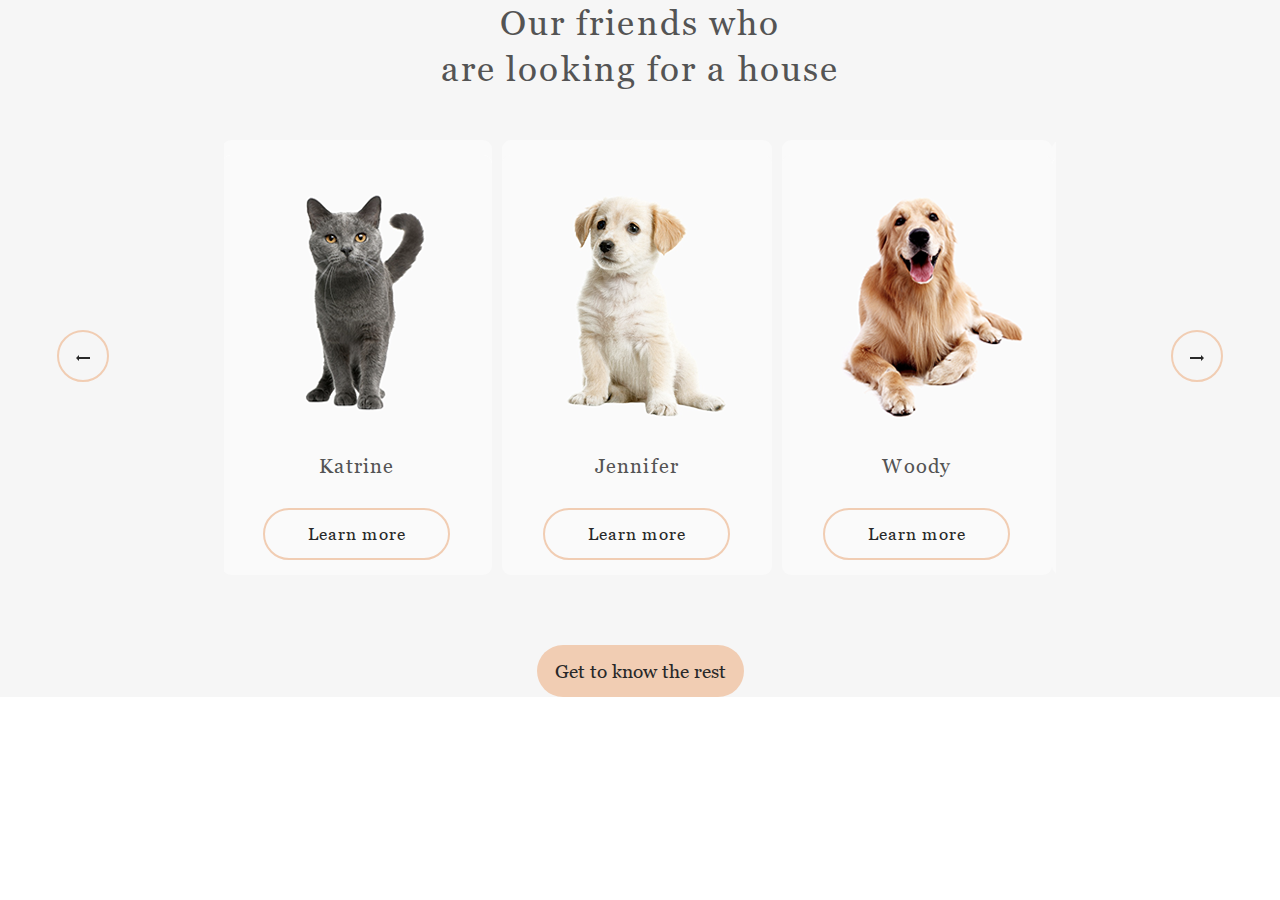
<file: пробные части/index.html>
<!DOCTYPE html>
<html lang="en">
<head>
    <meta charset="UTF-8">
    <meta http-equiv="X-UA-Compatible" content="IE=edge">
    <meta name="viewport" content="width=device-width, initial-scale=1.0">
    <title>Carousel</title>
    <link rel="stylesheet" href="style.css">
</head>
<body>
    <div id="our-friends">
        <div class="pets-main">Our friends who <br> are looking for a house</div>
        <div class="slider">
            <div class="button-arrow" id="left-arrow"><img src="../assets/svg/Arrow1.svg" alt="arrow"></div>
            <div class="carousel-wrapper">
                <div class="carousel">   
                    <div class="item-left">
                        <div class="card1">
                            <img class="img-pets" src="../assets/img/pets-katrine.png" alt="Katrine">
                            <div class="name">Katrine</div>
                            <botton class="btn-pets">Learn more</botton>
                        </div>
                        <div class="card2">
                            <img class="img-pets" src="../assets/img/pets-jennifer.png" alt="Jennifer">
                            <div class="name">Jennifer</div>
                            <botton class="btn-pets">Learn more</botton>
                        </div>
                        <div class="card3">
                            <img class="img-pets" src="../assets/img/pets-woody.png" alt="Woody">
                            <div class="name">Woody</div>
                            <botton class="btn-pets">Learn more</botton>
                        </div>
                    </div>
                    <div class="item-active">
                        <div class="card1">
                            <img class="img-pets1" src="../assets/img/pets-katrine.png" alt="Katrine">
                            <div class="name1">Katrine</div>
                            <botton class="btn-pets">Learn more</botton>
                        </div>
                        <div class="card2">
                            <img class="img-pets2" src="../assets/img/pets-jennifer.png" alt="Jennifer">
                            <div class="name2">Jennifer</div>
                            <botton class="btn-pets">Learn more</botton>
                        </div>
                        <div class="card3">
                            <img class="img-pets3" src="../assets/img/pets-woody.png" alt="Woody">
                            <div class="name3">Woody</div>
                            <botton class="btn-pets">Learn more</botton>
                        </div>
                    </div>
                    <div class="item-right">
                        <div class="card1">
                            <img class="img-pets" src="../assets/img/pets-katrine.png" alt="Katrine">
                            <div class="name">Katrine</div>
                            <botton class="btn-pets">Learn more</botton>
                        </div>
                        <div class="card2">
                            <img class="img-pets" src="../assets/img/pets-jennifer.png" alt="Jennifer">
                            <div class="name">Jennifer</div>
                            <botton class="btn-pets">Learn more</botton>
                        </div>
                        <div class="card3">
                            <img class="img-pets" src="../assets/img/pets-woody.png" alt="Woody">
                            <div class="name">Woody</div>
                            <botton class="btn-pets">Learn more</botton>
                        </div>
                    </div>
            </div>
             
            </div>
            <div class="button-arrow" id="right-arrow"><img src="../assets/svg/Arrow2.svg" alt="arrow"></div>
            <div class="mobile-arrow">
                <div class="button-arrow-m" id="left-arrow"><img src="../assets/svg/Arrow1.svg" alt="arrow"></div>
                <div class="button-arrow-m" id="right-arrow"><img src="../assets/svg/Arrow2.svg" alt="arrow"></div>
            </div>
        </div>
        <botton class="btn-more" onclick="window.location.href='../pets/index.html'">Get to know the rest</botton>
    </div>
    <script src="index.js"></script>
</body>
</html>
</file>
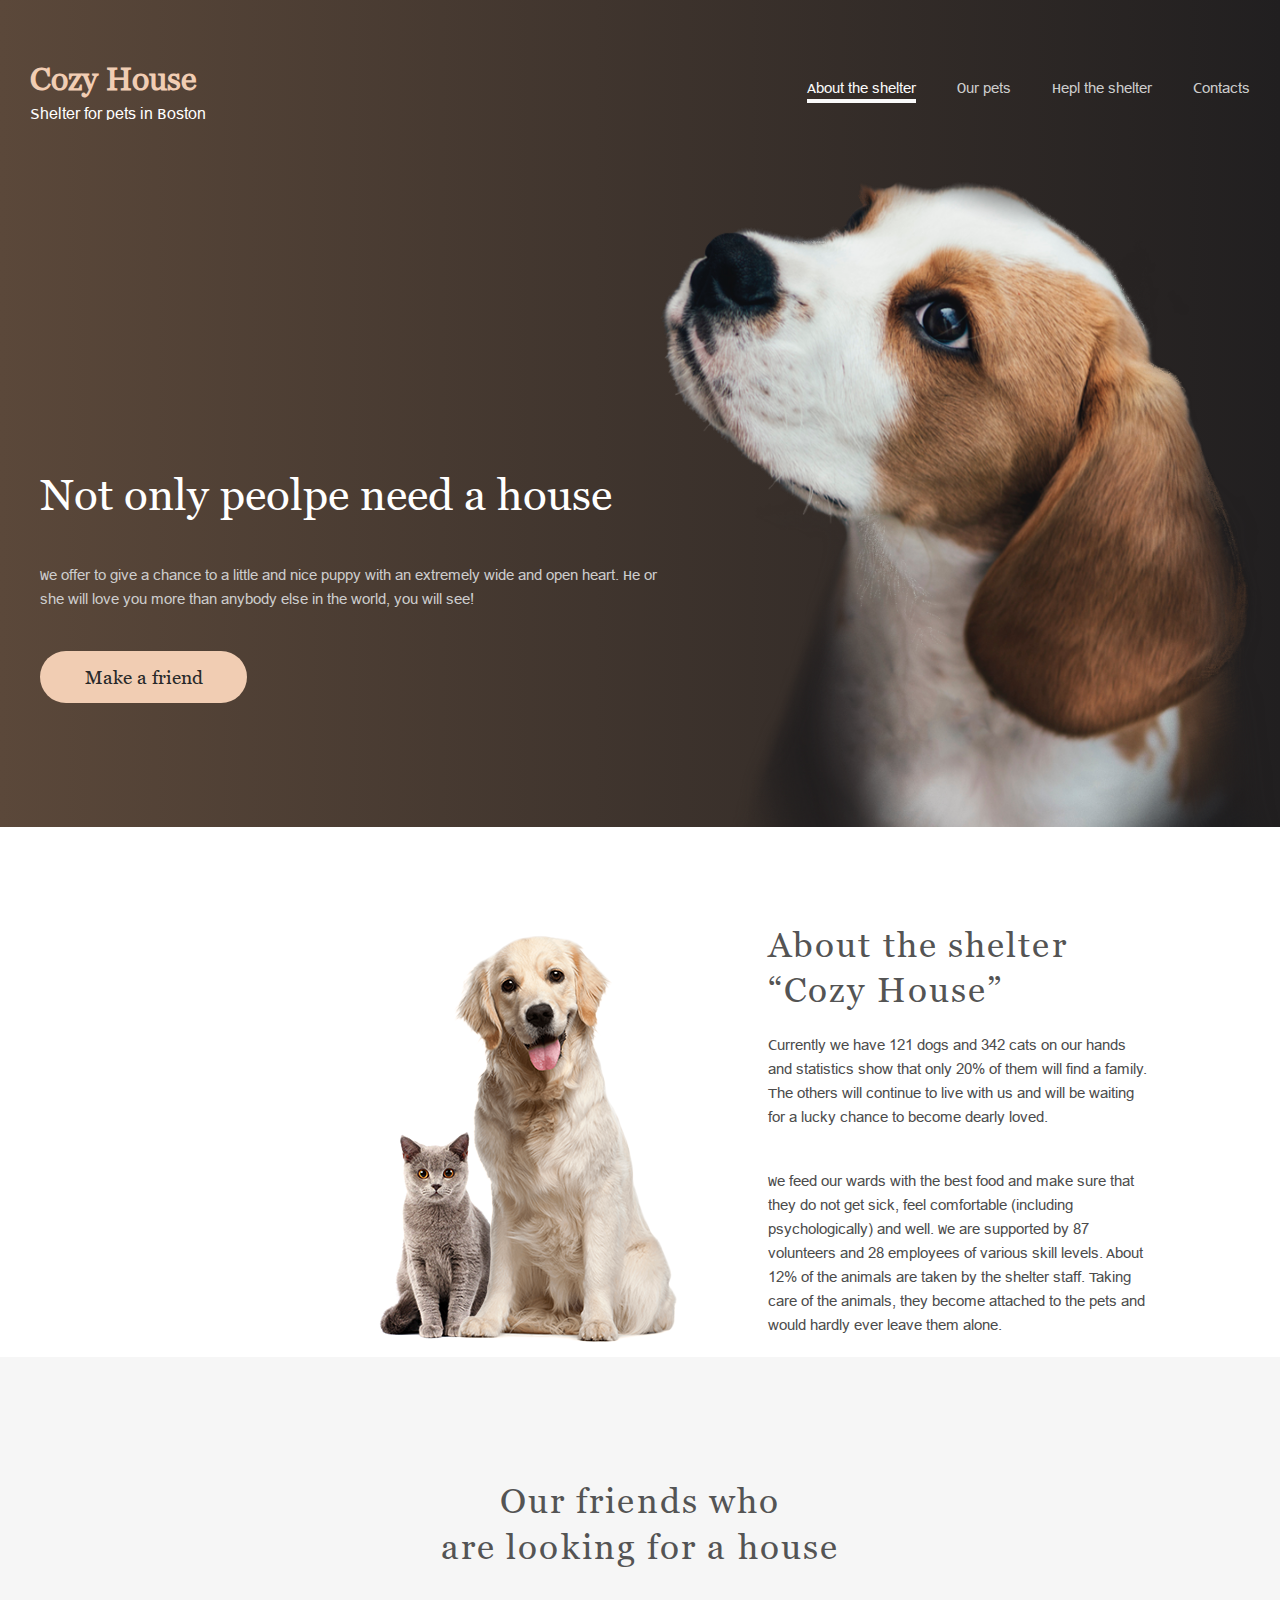
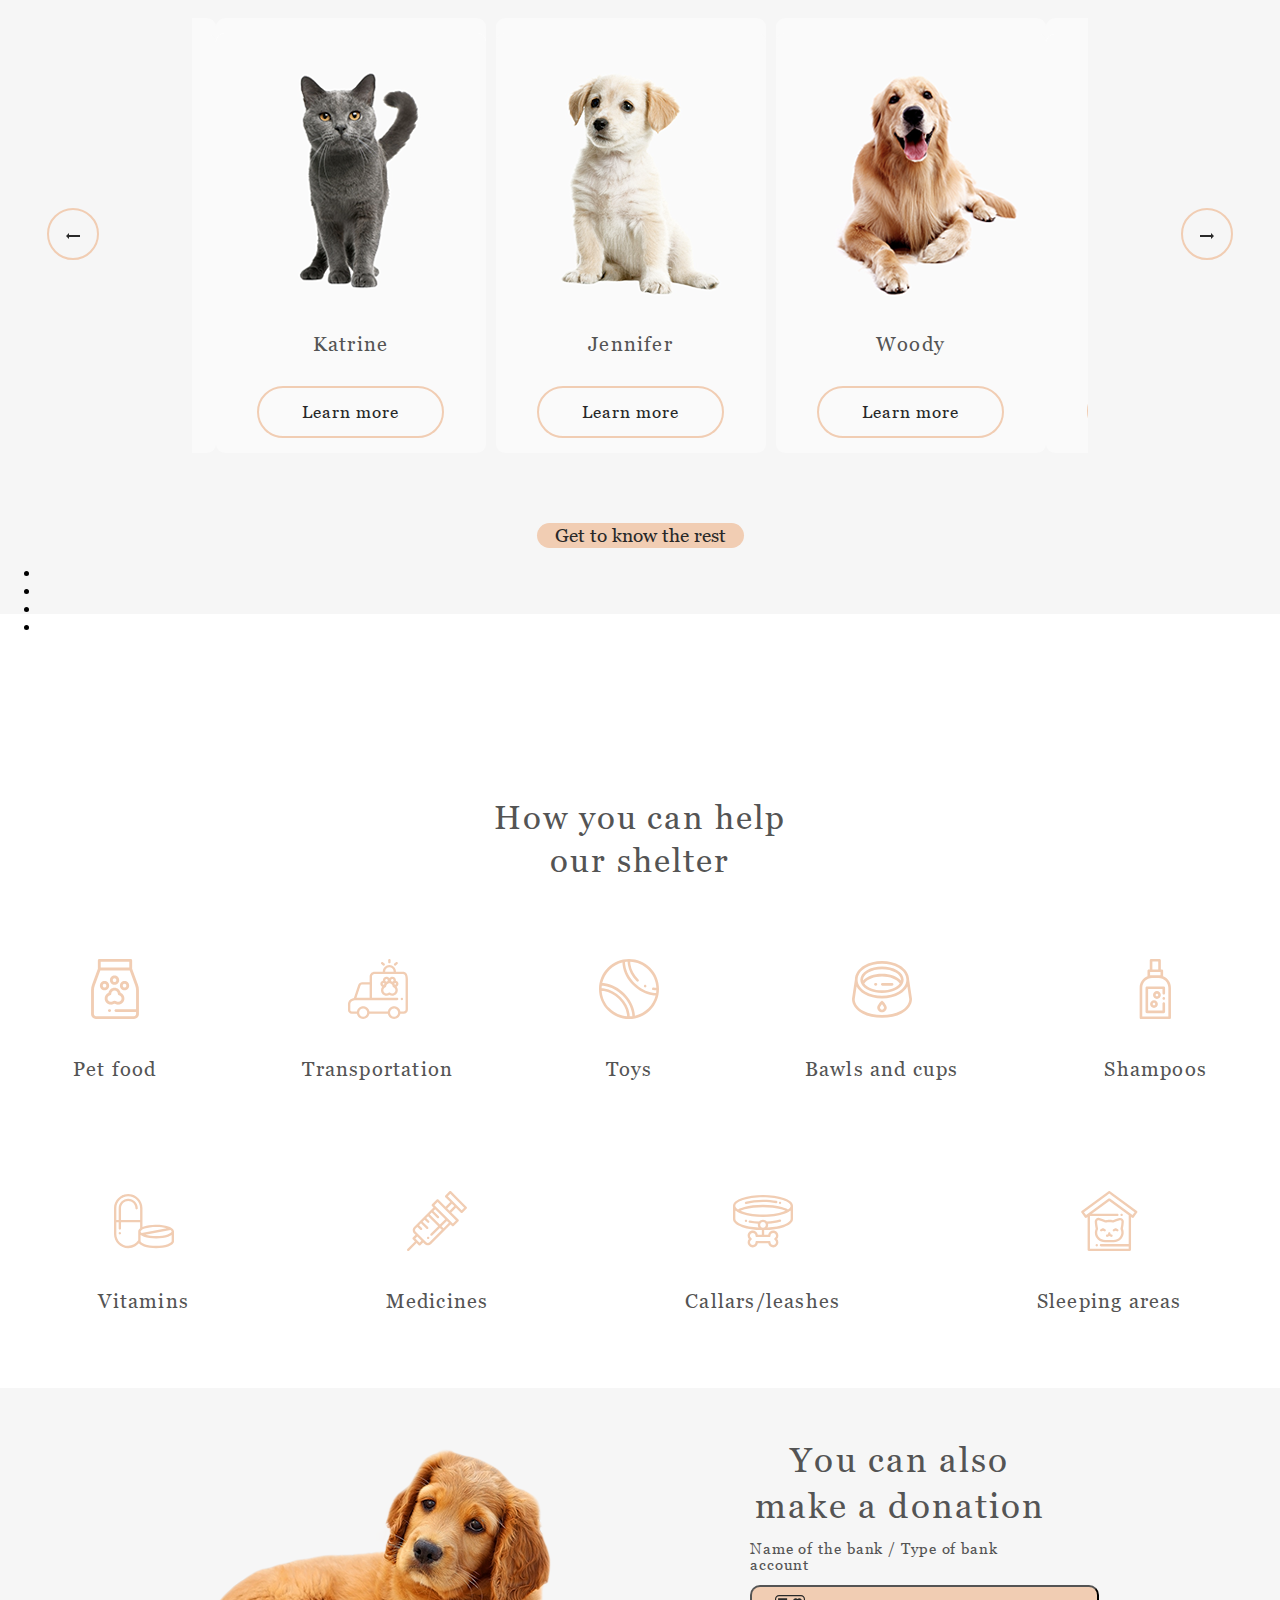
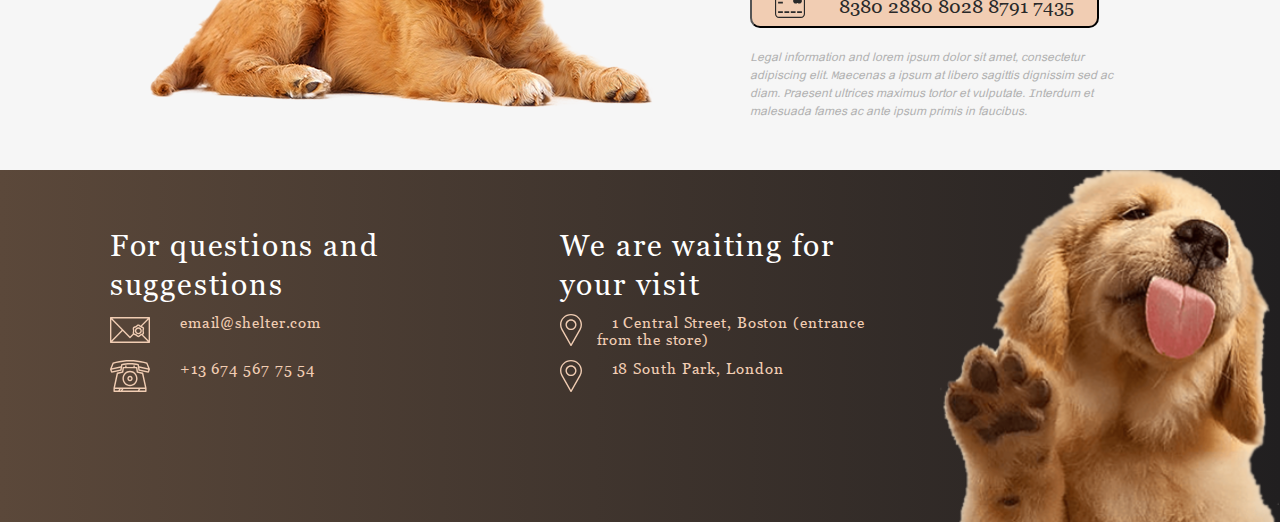
<file: pages/main/index.html>
<!DOCTYPE html>
<html lang="en">
<head>
    <meta charset="UTF-8">
    <meta http-equiv="X-UA-Compatible" content="IE=edge">
    <meta name="viewport" content="width=device-width, initial-scale=1.0">
    <link rel="stylesheet" href="style.css">
    <title>Main Shelter</title>
</head>
<body>
    <div class="container">
        <header class="header-container">
            <div class="header"> 
                <div class="logo">
                    <div class="title"><h1>Cozy House</h1></div>
                    <div class="subtitle">Shelter for pets in Boston</div>
                </div>
                <div class="burger">
                    <span class="line1"></span>
                    <span class="line2"></span>
                    <span class="line3"></span>
                </div>
                <nav class="menu-navigation">
                    <ul class="nav-list">
                        <li class="active-item"> <a href="#about" class="active-item">About the shelter</a></li>
                        <li class="nav-item"> <a href="../pets/index.html" class="nav-item">Our pets</a></li>
                        <li class="nav-item">  <a href="#help" class="nav-item">Hepl the shelter</a></li>
                        <li class="nav-item">  <a href="#contacts" class="nav-item">Contacts</a></li>
                    </ul>
                </nav>
            </div>
            <div class="burger-navigation">
                <div class="header-burger"> 
                    <div class="logo">
                        <div class="title"><h1>Cozy House</h1></div>
                        <div class="subtitle">Shelter for pets in Boston</div>
                    </div>
                    <div class="burger2">
                        <span class="line1-burger"></span>
                        <span class="line2-burger"></span>
                        <span class="line3-burger"></span>
                    </div>
                </div>
                <nav class="menu-navigation-new">
                    <ul class="burger-list">
                        <li class="burger-active-item"> <a href="#about" class="burger-active-item">About the shelter</a></li>
                        <li class="burger-item"> <a href="../pets/index.html" class="burger-item">Our pets</a></li>
                        <li class="burger-item">  <a href="#help" class="burger-item">Hepl the shelter</a></li>
                        <li class="burger-item">  <a href="#contacts" class="burger-item">Contacts</a></li>
                    </ul>
                </nav>
            </div>
        </header>
    
        <main>
            <div class="not-only">
                <div class="start-page">
                    <div class="content">
                        <div class="text1"> Not only peolpe need a house </div>
                        <div class="text2">We offer to give a chance to a little and nice puppy with an extremely 
                            wide and open heart. He or she will love you more than anybody else 
                            in the world, you will see!   
                        </div>
                        <botton class="btn" onclick="window.location.href='../main/index.html#our-friends'">Make a friend</botton>
                    </div>
                    <div class="puppy"><img class="pet1" src="../../assets/img/start-screen-puppy.png" alt="Start puppy"></div>
                </div>
            </div>

            <div class="about" id="about">
                <div class="foto-about-pets"><img class="pet-about-img" src="../../assets/img/about-pets.png" alt="pets"></div>
                <div class="about-content">
                    <div class="text1-about">About the shelter “Cozy House”</div>
                    <div class="text2-about">Currently we have 121 dogs and 342 cats on our hands and statistics show that only 20% of them will find a family. The others will continue to live with us and will be waiting for a lucky chance to become dearly loved.</div>
                    <div class="text2-about">We feed our wards with the best food and make sure that they do not get sick, feel comfortable (including psychologically) and well. We are supported by 87 volunteers and 28 employees of various skill levels. About 12% of the animals are taken by the shelter staff. Taking care of the animals, they become attached to the pets and would hardly ever leave them alone.</div>
                </div>
            </div>

            <div id="our-friends">
                <div class="pets-main">Our friends who <br> are looking for a house</div>
                <div class="slider">
                    <div class="button-arrow" id="left-arrow"><img src="../../assets/svg/Arrow1.svg" alt="arrow"></div>
                    <div class="casousel-wrapper">
                        <div class="carousel">   
                            <div class="item-left">
                                <div class="card1">
                                    <img class="img-pets" src="../../assets/img/pets-katrine.png" alt="Katrine">
                                    <div class="name">Katrine</div>
                                    <botton class="btn-pets">Learn more</botton>
                                </div>
                                <div class="card2">
                                    <img class="img-pets" src="../../assets/img/pets-jennifer.png" alt="Jennifer">
                                    <div class="name">Jennifer</div>
                                    <botton class="btn-pets">Learn more</botton>
                                </div>
                                <div class="card3">
                                    <img class="img-pets" src="../../assets/img/pets-woody.png" alt="Woody">
                                    <div class="name">Woody</div>
                                    <botton class="btn-pets">Learn more</botton>
                                </div>
                            </div>
                            <div class="item-active">
                                <div class="card1">
                                    <img class="img-pets1" src="../../assets/img/pets-katrine.png" alt="Katrine">
                                    <div class="name1">Katrine</div>
                                    <botton class="btn-pets">Learn more</botton>
                                </div>
                                <div class="card2">
                                    <img class="img-pets2" src="../../assets/img/pets-jennifer.png" alt="Jennifer">
                                    <div class="name2">Jennifer</div>
                                    <botton class="btn-pets">Learn more</botton>
                                </div>
                                <div class="card3">
                                    <img class="img-pets3" src="../../assets/img/pets-woody.png" alt="Woody">
                                    <div class="name3">Woody</div>
                                    <botton class="btn-pets">Learn more</botton>
                                </div>
                            </div>
                            <div class="item-right">
                                <div class="card1">
                                    <img class="img-pets" src="../../assets/img/pets-katrine.png" alt="Katrine">
                                    <div class="name">Katrine</div>
                                    <botton class="btn-pets">Learn more</botton>
                                </div>
                                <div class="card2">
                                    <img class="img-pets" src="../../assets/img/pets-jennifer.png" alt="Jennifer">
                                    <div class="name">Jennifer</div>
                                    <botton class="btn-pets">Learn more</botton>
                                </div>
                                <div class="card3">
                                    <img class="img-pets" src="../../assets/img/pets-woody.png" alt="Woody">
                                    <div class="name">Woody</div>
                                    <botton class="btn-pets">Learn more</botton>
                                </div>
                            </div>
                    </div>
                     
                    </div>
                    <div class="button-arrow" id="right-arrow"><img src="../../assets/svg/Arrow2.svg" alt="arrow"></div>
                    <div class="mobile-arrow">
                        <div class="button-arrow-m" id="left-arrow"><img src="../../assets/svg/Arrow1.svg" alt="arrow"></div>
                        <div class="button-arrow-m" id="right-arrow"><img src="../../assets/svg/Arrow2.svg" alt="arrow"></div>
                    </div>
                </div>
                <botton class="btn-more" onclick="window.location.href='../pets/index.html'">Get to know the rest</botton>
                <div class="infoPets_wtapper">
                    <div class="btn_close"></div>
                    <div class="infoPets_card">
                        <div class="infoPets_photo"></div>
                        <div class="infoPets_text">
                            <div class="infoPets_name"></div>
                            <div class="infoPets_type"></div>
                            <div class="infoPets_about"></div>
                            <div class="infoPets_list">
                                <nav class="infoPets_nav">
                                    <ul class="infoPets_ul">
                                        <li class="infoPets_age"></li>
                                        <li class="infoPets_inocuations"></li>
                                        <li class="infoPets_desease"></li>
                                        <li class="infoPets_parasites"></li>
                                    </ul>
                                </nav>
                            </div>
                        </div>
                    </div>
                </div>
            </div>

           <div id="help">
               <div class="help-main">How you can help our shelter</div>
               <div class="help-cards">
                   <div class="help-item">
                       <div class="photo-item"><img src="../../assets/svg/icon-pet-food.svg" alt="Pet food" width="60" height="60"></div>
                       <div class="name-item">Pet food</div>
                   </div>
                   <div class="help-item">
                        <div class="photo-item"><img src="../../assets/svg/icon-transportation.svg" alt="Transportation"></div>
                        <div class="name-item">Transportation</div>
                    </div>
                    <div class="help-item">
                        <div class="photo-item"><img src="../../assets/svg/icon-toys.svg" alt="Toys"></div>
                        <div class="name-item">Toys</div>
                    </div>
                    <div class="help-item">
                        <div class="photo-item"><img src="../../assets/svg/icon-bowls-and-cups.svg" alt="Bowls and cups"></div>
                        <div class="name-item">Bawls and cups</div>
                    </div>
                    <div class="help-item">
                        <div class="photo-item"><img src="../../assets/svg/icon-shampoos.svg" alt="Shampoos"></div>
                        <div class="name-item">Shampoos</div>
                    </div>
                    <div class="help-item">
                        <div class="photo-item"><img src="../../assets/svg/icon-vitamins.svg" alt="Vitamins"></div>
                        <div class="name-item">Vitamins</div>
                    </div>
                    <div class="help-item">
                        <div class="photo-item"><img src="../../assets/svg/icon-medicines.svg" alt="Medicines"></div>
                        <div class="name-item">Medicines</div>
                    </div>
                    <div class="help-item">
                        <div class="photo-item"><img src="../../assets/svg/icon-collars-leashes.svg" alt="Callars"></div>
                        <div class="name-item">Callars/leashes</div>
                    </div>
                    <div class="help-item">
                        <div class="photo-item"><img src="../../assets/svg/icon-sleeping-area.svg" alt="Sleeping areas"></div>
                        <div class="name-item">Sleeping areas</div>
                    </div>
               </div>
           </div>

            <div id="in-addition">
                <div class="dog"><img class="dog-img" src="../../assets/img/donation-dog.png" alt="Dog"></div>
                <div class="donation-content">
                    <div class="donation-main">You can also make a donation</div>
                    <div class="donation-sub">Name of the bank / Type of bank account</div>
                    <button class="credit">    
                        <img src="../../assets/svg/credit-card.svg" alt="Credit">
                        <div class="card-number">8380 2880 8028 8791 7435</div>
                    </button>
                    <div class="info">Legal information and lorem ipsum dolor sit amet, consectetur adipiscing elit. Maecenas a ipsum at libero sagittis dignissim sed ac diam. Praesent ultrices maximus tortor et vulputate. Interdum et malesuada fames ac ante ipsum primis in faucibus.</div>
                </div>
                
            </div>


       </main>

       <footer id="contacts">
            <div class="footer-contains">   
                <div class="for-questions">
                    <div class="questions-main">For questions and suggestions</div>
                    <div class="mail">
                        <div class="foto-mail"><img src="../../assets/svg/icon-email.svg" alt="e-mail"></div>
                        <div class="mail-text"><a class="mail-text" href="mailto:email@shelter.com">email@shelter.com</a></div>
                    </div>
                    <div class="phone">
                        <div class="foto-phone"><img src="../../assets/svg/icon-phone.svg" alt="phone"></div>
                        <div class="phone-text"><span><a class="phone-text" href=”tel:+136745677554”>+13 674 567 75 54</a></span></div>
                    </div>
                </div>
                <div class="location">
                    <div class="main-location">We are waiting for your visit</div>
                    <div class="boston">
                        <div class="icon-location"><img src="../../assets/svg/icon-marker.svg" alt="marker"></div>
                        <div class="adress"> <a class="adress" href="map.html" target="_blank">1 Central Street, Boston (entrance from the store) </a></div>
                    </div>
                    <div class="london">
                            <div class="icon-location"><img src="../../assets/svg/icon-marker.svg" alt="marker"></div>
                            <div class="adress"> <a class="adress" href="map.html" target="_blank">18 South Park, London </a> </div>
                        </div>
                    </div>
                </div>
                <div class="footer-puppy"><img class="puppy-footer-img" src="../../assets/img/footer-puppy.png" alt="puppy"></div>
            </div> 
       </footer>
       <script src="index.js"></script>
    </div>
</body>
</html>
</file>
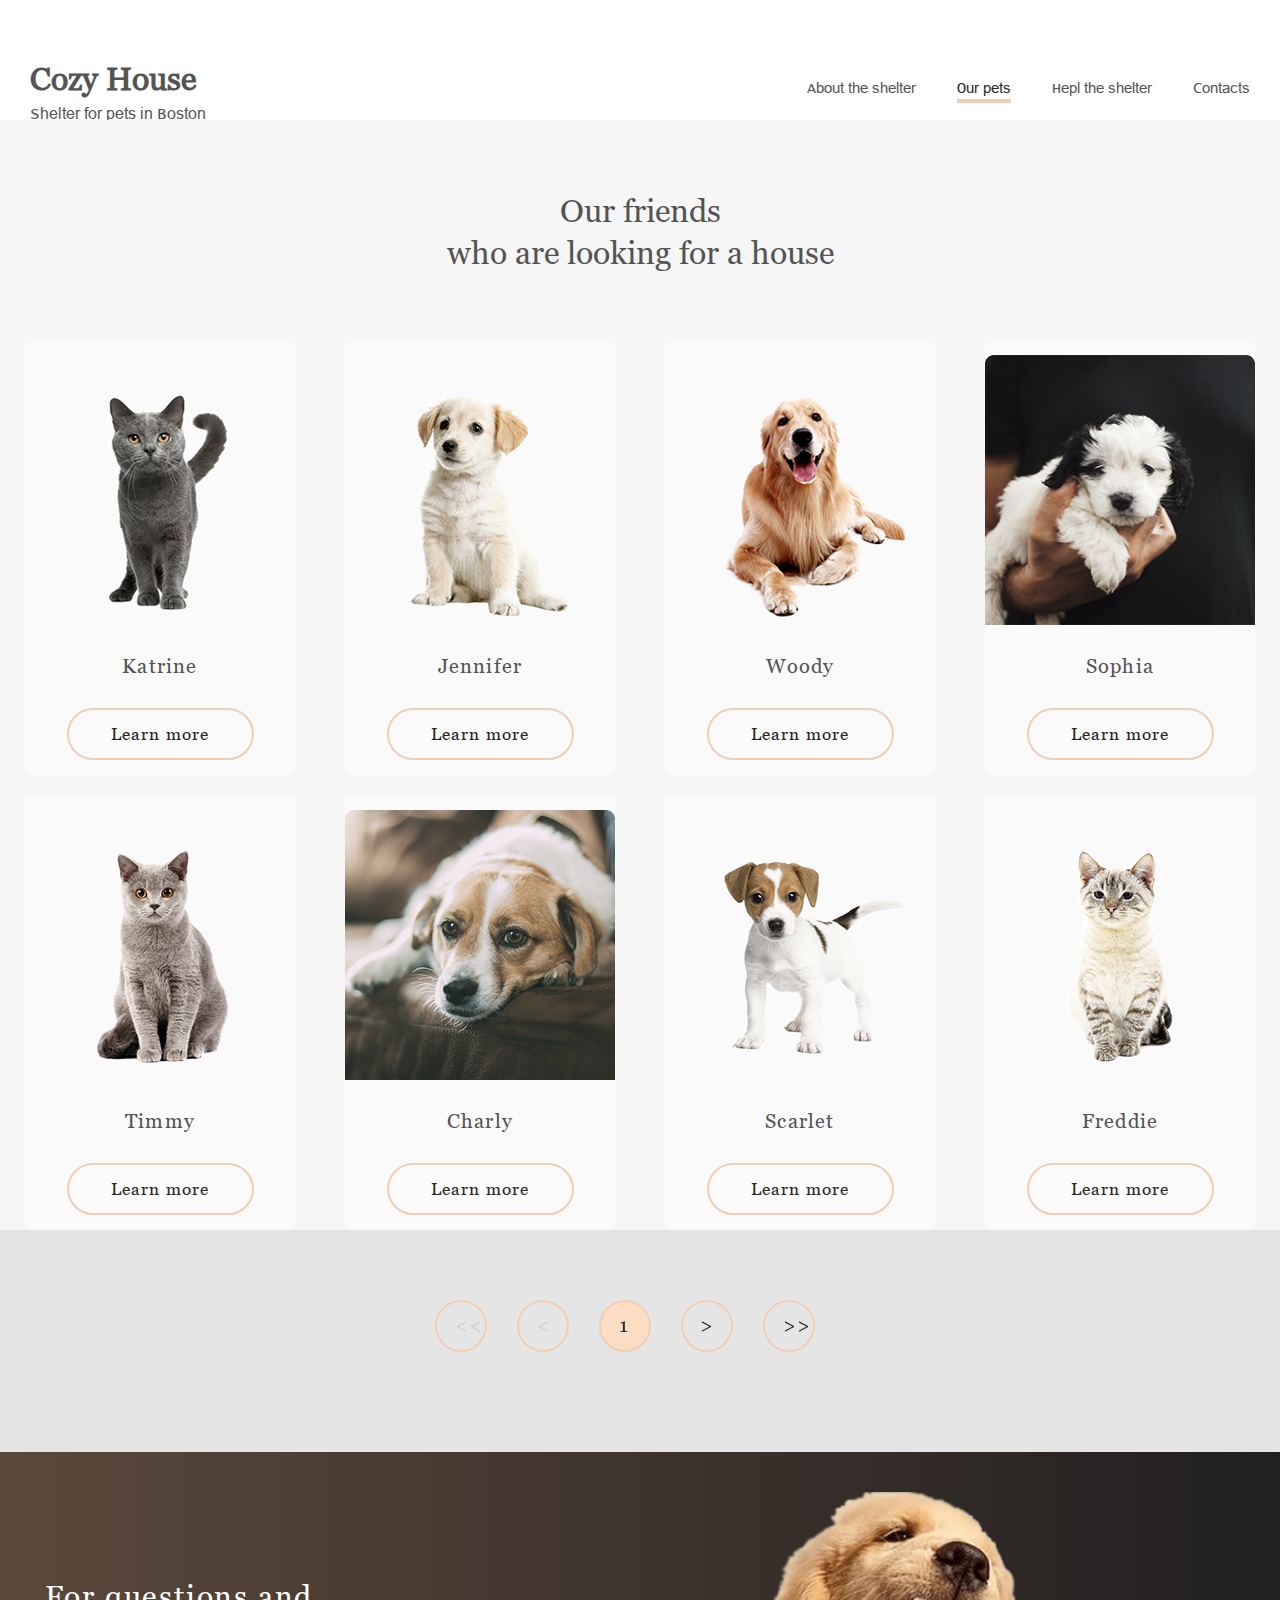
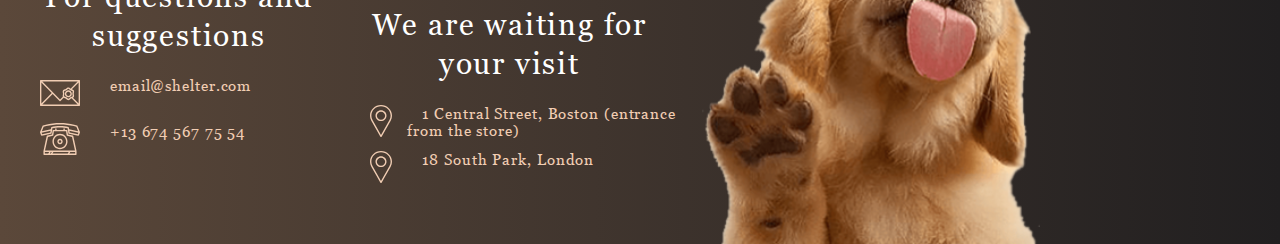
<file: pages/pets/index.html>
<!DOCTYPE html>
<html lang="en">
<head>
    <meta charset="UTF-8">
    <meta http-equiv="X-UA-Compatible" content="IE=edge">
    <meta name="viewport" content="width=device-width, initial-scale=1.0">
    <link rel="stylesheet" href="style.css">
    <title>Pets</title>
</head>
<body>
    <div class="container">
        <header class="header-container">
            <div class="header"> 
                <div class="logo">
                    <a class = "logo" href="../main/index.html">
                        <div class="title"><h1>Cozy House</h1></div>
                        <div class="subtitle">Shelter for pets in Boston</div>
                    </a>
                </div>
                <div class="burger">
                    <div class="line1"></div>
                    <div class="line2"></div>
                    <div class="line3"></div>
                </div>
                <nav class="menu-navigation">
                    <ul class="nav-list">
                        <li class="nav-item"> <a href="../main/index.html#about" class="nav-item">About the shelter</a></li>
                        <li class="active-item"> <a href="#our-friends" class="active-item">Our pets</a></li>
                        <li class="nav-item">  <a href="../main/index.html#help" class="nav-item">Hepl the shelter</a></li>
                        <li class="nav-item">  <a href="#contacts" class="nav-item">Contacts</a></li>
                    </ul>
                </nav>
            </div>
            <div class="burger-navigation">
                <div class="header-burger"> 
                    <div class="logo-burger">
                        <div class="title-burger"><div class="h1-burger">Cozy House</div></div>
                        <div class="subtitle-burger">Shelter for pets in Boston</div>
                    </div>
                    <div class="burger2">
                        <span class="line1-burger"></span>
                        <span class="line2-burger"></span>
                        <span class="line3-burger"></span>
                    </div>
                </div>
                <nav class="menu-navigation-new">
                    <ul class="burger-list">
                        <li class="burger-item"> <a href="../main/index.html#about" class="burger-item">About the shelter</a></li>
                        <li class="burger-active-item"> <a href="#our-friends" class="burger-active-item">Our pets</a></li>
                        <li class="burger-item">  <a href="../main/index.html#help" class="burger-item">Hepl the shelter</a></li>
                        <li class="burger-item">  <a href="#contacts" class="burger-item">Contacts</a></li>
                    </ul>
                </nav>
            </div>
        </header>

    <main>
        <div id="our-friends">
            <div class="pets-main">Our friends <br> who are looking for a house</div>
            <div class="slider">
                <div class="card">
                    <img src="../../assets/img/pets-katrine.png" alt="Katrine">
                    <div class="name">Katrine</div>
                    <botton class="btn-pets">Learn more</botton>
                </div>
                <div class="card">
                    <img src="../../assets/img/pets-jennifer.png" alt="Jennifer">
                    <div class="name">Jennifer</div>
                    <botton class="btn-pets">Learn more</botton>
                </div>
                <div class="card">
                    <img src="../../assets/img/pets-woody.png" alt="Woody">
                    <div class="name">Woody</div>
                    <botton class="btn-pets">Learn more</botton>
                </div>
                <div class="card">
                    <img src="../../assets/img/pets-sophia.png" alt="sophia">
                    <div class="name">Sophia</div>
                    <botton class="btn-pets">Learn more</botton>
                </div>
                <div class="card">
                    <img src="../../assets/img/pets-timmy.png" alt="timmy">
                    <div class="name">Timmy</div>
                    <botton class="btn-pets">Learn more</botton>
                </div>
                <div class="card">
                    <img src="../../assets/img/pets-charly.png" alt="charly">
                    <div class="name">Charly</div>
                    <botton class="btn-pets">Learn more</botton>
                </div>
                <div class="card">
                    <img src="../../assets/img/pets-scarlet.png" alt="scarlet">
                    <div class="name">Scarlet</div>
                    <botton class="btn-pets">Learn more</botton>
                </div>
                <div class="card">
                    <img src="../../assets/img/pets-freddie.png" alt="freddie">
                    <div class="name">Freddie</div>
                    <botton class="btn-pets">Learn more</botton>
                </div>
             </div>
        </div>
        
        <nav class="arrows">
            <div class="navigation">
                <div class="button-arrow1"><img src="../../assets/svg/Arrow-left1.svg" alt="arrow"></div>
                <div class="button-arrow1"><img src="../../assets/svg/Arrow-left2.svg" alt="arrow"></div>
                <div class="button-arrow-active"><img src="../../assets/svg/1.svg" alt="1"></div>
                <div class="button-arrow"><img src="../../assets/svg/Arrow-right1.svg" alt="arrow"></div>
                <div class="button-arrow"><img src="../../assets/svg/Arrow-right2.svg" alt="arrow"></div>
            </div>
        </nav>


    </main>

    <footer id="contacts">
        <div class="footer-contains">   
            <div class="for-questions">
                <div class="questions-main">For questions and suggestions</div>
                <div class="mail">
                    <div class="foto-mail"><img src="../../assets/svg/icon-email.svg" alt="e-mail"></div>
                    <div class="mail-text"><a class="mail-text" href="mailto:email@shelter.com">email@shelter.com</a></div>
                </div>
                <div class="phone">
                    <div class="foto-phone"><img src="../../assets/svg/icon-phone.svg" alt="phone"></div>
                    <div class="phone-text"><span><a class="phone-text" href=”tel:+136745677554”>+13 674 567 75 54</a></span></div>
                </div>
            </div>
            <div class="location">
                <div class="main-location">We are waiting for your visit</div>
                <div class="boston">
                    <div class="icon-location"><img src="../../assets/svg/icon-marker.svg" alt="marker"></div>
                    <div class="adress"> <a class="adress" href="map.html" target="_blank">1 Central Street, Boston (entrance from the store) </a></div>
                </div>
                <div class="london">
                        <div class="icon-location"><img src="../../assets/svg/icon-marker.svg" alt="marker"></div>
                        <div class="adress"> <a class="adress" href="map.html" target="_blank">18 South Park, London </a> </div>
                    </div>
                </div>
                <div class="footer-puppy"><img class="puppy-img" src="../../assets/img/footer-puppy.png" alt="puppy"></div>
            </div>
        </div> 
   </footer>
   <script src="index.js"></script>
</body>
</html>
</file>
<file: пробные части/style.css>
@font-face {
  font-family: Georgia;
  src: url("../assets/fonts/georgia.ttf");
}

@font-face {
  font-family: Arial;
  src: url("../assets/fonts/arialmt.ttf");
}

body {
  min-height: 100vh;
  margin: 0 auto;
  padding: 0;
}

#our-friends {
  display: -webkit-box;
  display: -ms-flexbox;
  display: flex;
  -webkit-box-orient: vertical;
  -webkit-box-direction: normal;
      -ms-flex-direction: column;
          flex-direction: column;
  width: 100%;
  -webkit-box-pack: center;
      -ms-flex-pack: center;
          justify-content: center;
  background-color: #F6F6F6;
}

.pets-main {
  height: 90px;
  font-family: Georgia;
  font-style: normal;
  font-weight: 400;
  font-size: 35px;
  line-height: 130%;
  display: -webkit-box;
  display: -ms-flexbox;
  display: flex;
  -ms-flex-line-pack: center;
      align-content: center;
  letter-spacing: 0.06em;
  color: #545454;
  margin: 0 auto;
  text-align: center;
}

.carousel-wrapper {
  display: -webkit-box;
  display: -ms-flexbox;
  display: flex;
  width: 65%;
  overflow: hidden;
}

.carousel {
  position: relative;
  display: -webkit-box;
  display: -ms-flexbox;
  display: flex;
  -webkit-box-pack: justify;
      -ms-flex-pack: justify;
          justify-content: space-between;
  margin-left: -100%;
}

.slider {
  display: -webkit-box;
  display: -ms-flexbox;
  display: flex;
  -webkit-box-orient: horizontal;
  -webkit-box-direction: normal;
      -ms-flex-direction: row;
          flex-direction: row;
  -ms-flex-pack: distribute;
      justify-content: space-around;
  margin-top: 50px;
}

.item-left {
  display: -webkit-box;
  display: -ms-flexbox;
  display: flex;
  -ms-flex-pack: distribute;
      justify-content: space-around;
  gap: 10px;
}

.item-active {
  display: -webkit-box;
  display: -ms-flexbox;
  display: flex;
  -ms-flex-pack: distribute;
      justify-content: space-around;
  gap: 10px;
}

.item-right {
  display: -webkit-box;
  display: -ms-flexbox;
  display: flex;
  -ms-flex-pack: distribute;
      justify-content: space-around;
  gap: 10px;
}

.button-arrow {
  display: -webkit-box;
  display: -ms-flexbox;
  display: flex;
  width: 52px;
  height: 52px;
  border: 2px solid #F1CDB3;
  -webkit-box-sizing: border-box;
          box-sizing: border-box;
  border-radius: 100px;
  left: 36.54%;
  right: 36.54%;
  top: 44.23%;
  bottom: 44.23%;
  display: flex;
  -webkit-box-orient: vertical;
  -webkit-box-direction: normal;
      -ms-flex-direction: column;
          flex-direction: column;
  -webkit-box-align: center;
      -ms-flex-align: center;
          align-items: center;
  padding: 23px 19px;
  margin-top: 190px;
  color: #F1CDB3;
}

.button-arrow:hover {
  cursor: pointer;
  background-color: #fddcc4;
}

.card1 {
  display: -webkit-box;
  display: -ms-flexbox;
  display: flex;
  -webkit-box-orient: vertical;
  -webkit-box-direction: normal;
      -ms-flex-direction: column;
          flex-direction: column;
  -ms-flex-line-pack: distribute;
      align-content: space-around;
  -ms-flex-pack: distribute;
      justify-content: space-around;
  width: calc(100%/3);
  height: 435px;
  background: #fafafa;
  border-radius: 9px;
  -webkit-box-align: center;
      -ms-flex-align: center;
          align-items: center;
}

.card1 .name1 {
  -webkit-box-pack: center;
      -ms-flex-pack: center;
          justify-content: center;
  font-family: 'Georgia';
  font-style: normal;
  font-weight: 400;
  font-size: 20px;
  line-height: 23px;
  display: -webkit-box;
  display: -ms-flexbox;
  display: flex;
  -webkit-box-align: center;
      -ms-flex-align: center;
          align-items: center;
  text-align: center;
  letter-spacing: 0.06em;
  color: #545454;
}

.card1 .btn-pets {
  display: -webkit-box;
  display: -ms-flexbox;
  display: flex;
  -webkit-box-pack: center;
      -ms-flex-pack: center;
          justify-content: center;
  border: 2px solid #F1CDB3;
  -webkit-box-sizing: border-box;
          box-sizing: border-box;
  border-radius: 100px;
  width: 187px;
  height: 52px;
  font-family: 'Georgia';
  font-style: normal;
  font-weight: 400;
  font-size: 17px;
  line-height: 130%;
  letter-spacing: 0.06em;
  color: #292929;
  -webkit-box-align: center;
      -ms-flex-align: center;
          align-items: center;
  text-align: center;
}

.card1 .btn-pets:hover {
  cursor: pointer;
  background-color: #fddcc4;
}

.card1:hover {
  cursor: pointer;
  background-color: white;
}

.card1:hover .btn-pets {
  cursor: pointer;
  background-color: #fddcc4;
}

.card2 {
  display: -webkit-box;
  display: -ms-flexbox;
  display: flex;
  -webkit-box-orient: vertical;
  -webkit-box-direction: normal;
      -ms-flex-direction: column;
          flex-direction: column;
  -ms-flex-line-pack: distribute;
      align-content: space-around;
  -ms-flex-pack: distribute;
      justify-content: space-around;
  width: calc(100%/3);
  height: 435px;
  background: #fafafa;
  border-radius: 9px;
  -webkit-box-align: center;
      -ms-flex-align: center;
          align-items: center;
}

.card2 .name2 {
  -webkit-box-pack: center;
      -ms-flex-pack: center;
          justify-content: center;
  font-family: 'Georgia';
  font-style: normal;
  font-weight: 400;
  font-size: 20px;
  line-height: 23px;
  display: -webkit-box;
  display: -ms-flexbox;
  display: flex;
  -webkit-box-align: center;
      -ms-flex-align: center;
          align-items: center;
  text-align: center;
  letter-spacing: 0.06em;
  color: #545454;
}

.card2 .btn-pets {
  display: -webkit-box;
  display: -ms-flexbox;
  display: flex;
  -webkit-box-pack: center;
      -ms-flex-pack: center;
          justify-content: center;
  border: 2px solid #F1CDB3;
  -webkit-box-sizing: border-box;
          box-sizing: border-box;
  border-radius: 100px;
  width: 187px;
  height: 52px;
  font-family: 'Georgia';
  font-style: normal;
  font-weight: 400;
  font-size: 17px;
  line-height: 130%;
  letter-spacing: 0.06em;
  color: #292929;
  -webkit-box-align: center;
      -ms-flex-align: center;
          align-items: center;
  text-align: center;
}

.card2 .btn-pets:hover {
  cursor: pointer;
  background-color: #fddcc4;
}

.card2:hover {
  cursor: pointer;
  background-color: white;
}

.card2:hover .btn-pets {
  cursor: pointer;
  background-color: #fddcc4;
}

.card3 {
  display: -webkit-box;
  display: -ms-flexbox;
  display: flex;
  -webkit-box-orient: vertical;
  -webkit-box-direction: normal;
      -ms-flex-direction: column;
          flex-direction: column;
  -ms-flex-line-pack: distribute;
      align-content: space-around;
  -ms-flex-pack: distribute;
      justify-content: space-around;
  width: calc(100%/3);
  height: 435px;
  background: #fafafa;
  border-radius: 9px;
  -webkit-box-align: center;
      -ms-flex-align: center;
          align-items: center;
}

.card3 .name3 {
  -webkit-box-pack: center;
      -ms-flex-pack: center;
          justify-content: center;
  font-family: 'Georgia';
  font-style: normal;
  font-weight: 400;
  font-size: 20px;
  line-height: 23px;
  display: -webkit-box;
  display: -ms-flexbox;
  display: flex;
  -webkit-box-align: center;
      -ms-flex-align: center;
          align-items: center;
  text-align: center;
  letter-spacing: 0.06em;
  color: #545454;
}

.card3 .btn-pets {
  display: -webkit-box;
  display: -ms-flexbox;
  display: flex;
  -webkit-box-pack: center;
      -ms-flex-pack: center;
          justify-content: center;
  border: 2px solid #F1CDB3;
  -webkit-box-sizing: border-box;
          box-sizing: border-box;
  border-radius: 100px;
  width: 187px;
  height: 52px;
  font-family: 'Georgia';
  font-style: normal;
  font-weight: 400;
  font-size: 17px;
  line-height: 130%;
  letter-spacing: 0.06em;
  color: #292929;
  -webkit-box-align: center;
      -ms-flex-align: center;
          align-items: center;
  text-align: center;
}

.card3 .btn-pets:hover {
  cursor: pointer;
  background-color: #fddcc4;
}

.card3:hover {
  cursor: pointer;
  background-color: white;
}

.card3:hover .btn-pets {
  cursor: pointer;
  background-color: #fddcc4;
}

.img-pets {
  width: auto;
  height: auto;
}

.mobile-arrow {
  display: none;
}

.btn-more {
  display: -webkit-box;
  display: -ms-flexbox;
  display: flex;
  -webkit-box-pack: center;
      -ms-flex-pack: center;
          justify-content: center;
  -webkit-box-align: center;
      -ms-flex-align: center;
          align-items: center;
  width: 207px;
  height: 52px;
  bottom: 0px;
  background: #F1CDB3;
  border-radius: 100px;
  color: #292929;
  font-family: Georgia;
  font-style: normal;
  font-weight: 400;
  font-size: 19px;
  line-height: 130%;
  margin: 70px auto 0;
}

.btn-more:hover {
  cursor: pointer;
  background-color: #fddcc4;
}

@-webkit-keyframes move-left {
  from {
    left: -100%;
  }
  to {
    left: 0;
  }
}

@keyframes move-left {
  from {
    left: -100%;
  }
  to {
    left: 0;
  }
}

.transition-left {
  -webkit-animation-name: move-left;
          animation-name: move-left;
  -webkit-animation-duration: 5s;
          animation-duration: 5s;
}

@-webkit-keyframes move-right {
  from {
    right: 0;
  }
  to {
    right: 100%;
  }
}

@keyframes move-right {
  from {
    right: 0;
  }
  to {
    right: 100%;
  }
}

.transition-right {
  -webkit-animation-name: move-right;
          animation-name: move-right;
  -webkit-animation-duration: 5s;
          animation-duration: 5s;
}
/*# sourceMappingURL=style.css.map */
</file>
<file: pages/main/style.css>
@font-face {
    font-family: Georgia;
     src: url("../../assets/fonts/georgia.ttf");
   }

@font-face {
    font-family: Arial;
     src: url("../../assets/fonts/arialmt.ttf");
}


body {
    min-height: 100vh;
    margin: 0; 
    padding: 0;
    }

.container {
    max-width: 1280px;
    margin: 0 auto;
    background-color: #E5E5E5;
    display: flex;
    flex-direction: column;
    align-items: stretch;
}

.logo {
    width: 184px;
}
.logo-burger {
    width: 184px;
}

h1 {
    width: 184px;
    height: 35px;
    font-size: 32px;  
    font-family: Georgia;
    color: rgba(241, 205, 179, 1);
    display: flex;
    align-items: center;
}

.title {
    width: 184px;
    height: 35px;
    font-size: 32px;  
    font-family: Georgia;
    color: rgba(241, 205, 179, 1);
    display: flex;
    align-items: center;
}
.subtitle {
    width: 179px;
    height: 15px;
    color: #FFFFFF;
    margin-top: 10px;
    display: flex;
    align-items: center;
    font-family: Arial;
}
 
.header-container {
    background: linear-gradient(to right, rgba(91, 72, 58, 1), rgba(33, 31, 32, 1));
    
}

.header {
    height: 60px;
    padding: 60px 30px 0;
    display: flex;
    justify-content: space-between; 
}

.header-burger {
    height: 60px;
    padding: 30px 10px 0;
    display: flex;
}
.nav-list {
    display: flex;
    justify-content: space-between;
    width: 443px;
    height: 27px;
}

.menu-navigation {
    display: flex;
    flex-direction: row; 
    justify-content: space-around;
}

.menu-navigation-new {
    display: flex;
    flex-direction: row; 
    justify-content: space-around;
    width: 100%;
    height: 70%;
    margin-top: 20%;
}

.nav-item {
    display: flex;
    justify-content: center; 
    font-family: Arial;
    color: #CDCDCD;
    list-style-type: none;
    text-decoration: none;
    font-style: normal;
    font-weight: 400;
    font-size: 15px;
    line-height: 160%;
}

.nav-item:hover {
    cursor: pointer;
    color: rgba(250, 250, 250, 1);
}

.active-item {
    border-bottom: 2px solid rgba(250, 250, 250, 1) ;
    color: rgba(250, 250, 250, 1);
    display: flex;
    justify-content: center; 
    font-family: Arial;
    list-style-type: none;
    text-decoration: none;
    font-style: normal;
    font-weight: 400;
    font-size: 15px;
    line-height: 160%;
}

.burger-navigation {
    position: fixed;
	top: 0%;
	right: 0;
	width: 320px;
	height: 100%;
    background-color: rgba(41, 41, 41, 1);
	transform: translateX(100%);
	transition: transform 0.5s; 
    transition: 1s;
    display: flex;
    flex-direction: column;
    
    
}
.active-burger {
	transform: translateX(0);
    transition: 1s;
}
.burger-list{
    display: flex;
    flex-direction: column;
    align-items: center;
    font-family: 'Arial';
    font-style: normal;
    font-weight: 400;
    font-size: 32px;
    line-height: 160%;
    color: #FAFAFA;
    height: 60%;
    justify-content: space-between;
}
.burger-active-item{
    border-bottom: 2px solid rgba(250, 250, 250, 1) ;
    color: rgba(250, 250, 250, 1);
    display: flex;
    justify-content: center; 
    font-family: Arial;
    list-style-type: none;
    text-decoration: none;
    font-style: normal;
    font-weight: 400;
    font-size: 32px;
    line-height: 160%;
}
.burger-item {
    display: flex;
    font-family: Arial;
    color: #CDCDCD;
    list-style-type: none;
    text-decoration: none;
    font-style: normal;
    font-weight: 400;
    font-size: 32px;
    line-height: 160%;
}

.not-only {
    background: linear-gradient(to right, rgba(91, 72, 58, 1), rgba(33, 31, 32, 1));
    display: flex;
}

.start-page {
    display: flex;
    flex-direction: row;
    justify-content: space-between;
    padding-left: 40px;
    padding-top: 60px;
}

.content {
    width: 50%;
    margin: 163px 0 0 0;
    align-content:space-around ;
}
.text1 {
    display: flex;
    font-family: Georgia;
    font-style: normal;
    font-weight: 400;
    font-size: 44px;
    line-height: 130%;
    color: #FFFFFF;
}

.text2 {
    font-size: 15px;
    line-height: 160%;
    display: flex;
    align-items: center;
    font-family: Arial;
    color: #CDCDCD;
    padding: 40px 0;
}

.btn {
    display: flex;
    flex-direction: column;
    align-items: center;
    justify-content: center;
    width: 207px;
    height: 52px;
    left: calc(50% - 207px/2 - 126.5px);
    bottom: 0px;
    background: #F1CDB3;
    border-radius: 100px;
    color: #292929;
    font-family: Georgia;
    font-style: normal;
    font-weight: 400;
    font-size: 19px;
    line-height: 130%;
}

.btn:hover {
    cursor: pointer;
    background-color:rgba(253, 220, 196, 1);
}

.puppy {
    max-width: 50%;
    display: flex;
    flex-direction: column-reverse;
}
.pet1 {
    width: 100%;
    height: auto;
}

.about {
    display: flex;
    justify-content: center;
    padding-top: 95px;
    background-color: rgba(255, 255, 255, 1);
}
.about-content {
    margin-left: 90px;
    margin-right: 90px;
    width: 30%;
}

.text1-about {
    display: flex;
    font-family: Georgia;
    font-style: normal;
    font-weight: 400;
    font-size: 35px;
    line-height: 130%;
    color: #545454;
    letter-spacing: 0.06em;
}

.text2-about {
    
    font-size: 15px;
    line-height: 160%;
    display: flex;
    align-items: center;
    font-family: Arial;
    color: #4C4C4C;
    padding: 20px 0;
}

.foto-about-pets {
    width: 50%;
    display: flex;
    align-items: center;
    justify-content: end;
}

#our-friends {
    display: flex;
    flex-direction: column;
    width: 100%;
    height: 697px;
    justify-content: center;
    padding-top: 160px;
    background-color: #F6F6F6;
}
.casousel-wrapper {
    display: flex;
    width: 70%;
    overflow: hidden;

}

.pets-main {
    height: 90px;
    font-family: Georgia;
    font-style: normal;
    font-weight: 400;
    font-size: 35px;
    line-height: 130%;
    display: flex;
    align-content: center;
    letter-spacing: 0.06em;
    color: #545454;
    margin: 0 auto;
    text-align: center;
}

.slider {
    display: flex;
    flex-direction: row;
    justify-content: space-around;
    margin-top: 50px;
}

.button-arrow {
    display: flex;
    width: 52px;
    height: 52px;
    border: 2px solid #F1CDB3;
    box-sizing: border-box;
    border-radius: 100px;
    left: 36.54%;
    right: 36.54%;
    top: 44.23%;
    bottom: 44.23%;
    display: flex;
    flex-direction: column;
    align-items: center;
    padding: 23px 19px;
    margin-top: 190px;
    color: #F1CDB3;
}

.button-arrow:hover {
    cursor: pointer;
    background-color: rgba(253, 220, 196, 1);;
}

.name1 {
    justify-content: center;
    font-family: 'Georgia';
    font-style: normal;
    font-weight: 400;
    font-size: 20px;
    line-height: 23px;

    display: flex;
    align-items: center;
    text-align: center;
    letter-spacing: 0.06em;
    color: #545454;
}
.name2 {
    justify-content: center;
    font-family: 'Georgia';
    font-style: normal;
    font-weight: 400;
    font-size: 20px;
    line-height: 23px;

    display: flex;
    align-items: center;
    text-align: center;
    letter-spacing: 0.06em;
    color: #545454;
}.name3 {
    justify-content: center;
    font-family: 'Georgia';
    font-style: normal;
    font-weight: 400;
    font-size: 20px;
    line-height: 23px;

    display: flex;
    align-items: center;
    text-align: center;
    letter-spacing: 0.06em;
    color: #545454;
}

.btn-pets {
    display: flex;
    justify-content: center;
    border: 2px solid #F1CDB3;
    box-sizing: border-box;
    border-radius: 100px;
    width: 187px;
    height: 52px;

    font-family: 'Georgia';
    font-style: normal;
    font-weight: 400;
    font-size: 17px;
    line-height: 130%;
    letter-spacing: 0.06em;
    color: #292929;
    align-items: center;
    text-align: center;
    
}

.btn-pets:hover {
    cursor: pointer;
    background-color: rgba(253, 220, 196, 1);;
}

.card1 {
    display: flex;
    flex-direction: column;
    align-content: space-around; 
    justify-content: space-around;
    width: calc(100%/3);
    height: 435px;
    background: rgba(250, 250, 250, 1);
    border-radius: 9px;
    align-items: center;
}

.card2 {
    display: flex;
    flex-direction: column;
    align-content: space-around; 
    justify-content: space-around;
    width: calc(100%/3);
    height: 435px;
    background: rgba(250, 250, 250, 1);
    border-radius: 9px;
    align-items: center;
}

.card3 {
    display: flex;
    flex-direction: column;
    align-content: space-around; 
    justify-content: space-around;
    width: calc(100%/3);
    height: 435px;
    background: rgba(250, 250, 250, 1);
    border-radius: 9px;
    align-items: center;
}

.img-pets {
    width: auto;
    height: auto;
}

.card:hover {
    cursor: pointer;
    background-color: rgba(255, 255, 255, 1);

}

.mobile-arrow {
    display: none;
}
.btn-more {
    display: flex;
    justify-content: center;
    align-items: center;
    width: 207px;
    height: 52px;
    bottom: 0px;
    background: #F1CDB3;
    border-radius: 100px;
    color: #292929;
    font-family: Georgia;
    font-style: normal;
    font-weight: 400;
    font-size: 19px;
    line-height: 130%;
    margin: 70px auto 0;
}

.btn-more:hover {
    cursor: pointer;
    background-color:rgba(253, 220, 196, 1);
}

.infoPets_wtapper {
    display: block;
}

#help {
    display: flex; 
    flex-direction: column;
    align-items: center;
    padding-top: 180px;
    background-color: #FFFFFF;
}

.help-main {
    width: 308px;
    height: 90px;
    font-family: Georgia;
    font-style: normal;
    font-weight: 400;
    font-size: 33px;
    line-height: 130%;
    display: flex;
    align-items: center;
    text-align: center;
    letter-spacing: 0.06em;
    color: #545454;
}

.help-cards {
    display: flex;
    flex-wrap: wrap;
    justify-content: space-around;
    margin: 20px auto;
}

.help-item {
    display: flex;
    flex-direction: column;
    align-items: center;
    margin: 55px;
}

.name-item {
    margin-left: 0px;
    margin-top: 35px;

    font-family: 'Georgia';
    font-style: normal;
    font-weight: 400;
    font-size: 20px;
    line-height: 115%;

    display: flex;
    align-items: center;
    text-align: center;
    letter-spacing: 0.06em;

    color: #545454;

}

#in-addition {
    padding: 50px;
    display: flex; 
    justify-content: center;
    background-color: #F6F6F6;
}

.dog {
    display: flex;
    width: 50%;
    align-items: center;
}

.dog-img {
    max-width: 100%;
    height: auto;
}

.donation-content {
    display: flex;
    flex-direction: column;
    padding-left: 10px;
}

.donation-main {
    width: 300px;
    height: 90px;
   
    font-family: 'Georgia';
    font-style: normal;
    font-weight: 400;
    font-size: 35px;
    line-height: 130%;

    display: flex;
    text-align: center;
    align-items: center;
    letter-spacing: 0.06em;

    color: #545454;
}

.donation-sub {
    width: 310px;
    height: 17px; 
    margin-top: 20px;

    font-family: 'Georgia';
    font-style: normal;
    font-weight: 400;
    font-size: 15px;
    line-height: 110%; 

    display: flex;
    align-items: center;
    letter-spacing: 0.06em;
    color: #545454;

}

.credit {
    display: flex;
    justify-content: space-around;
    align-items: center;
    width: 349px;
    height: 43px;
    left: calc(50% - 207px/2 - 126.5px);
    background: #F1CDB3;
    border-radius: 10px;
    outline:none;
    color: #292929;
    font-family: Georgia;
    font-style: normal;
    font-weight: 400;
    font-size: 19px;
    line-height: 130%;
    margin-top: 20px;
}

.credit:hover {
    cursor: pointer;
    background-color: rgba(253, 220, 196, 1);;
}

.info {
    width: 380px;
    height: 72px;
    margin-top: 20px;

    font-family: 'Arial';
    font-style: italic;
    font-weight: 400;
    font-size: 12px;
    line-height: 18px;

    display: flex;
    align-items: center;

    color: #B2B2B2;
}

#contacts {
    background: linear-gradient(to right, rgba(91, 72, 58, 1), rgba(33, 31, 32, 1));
    display: flex;
    align-content: flex-end;
}

.footer-contains {
    width: calc(100% - 80px);
    height: 310px;
    margin: 0 auto;
    display: flex;
    flex-direction: row;
    justify-content: space-around;
}

.for-questions {
    display: flex;
    flex-direction: column;
    align-items: flex-start;
    width: 33%;
    margin-left: 40px;
    margin-top: 56px;
}

.questions-main {
    font-family: 'Georgia';
    font-style: normal;
    font-weight: 400;
    font-size: 30px;
    line-height: 130%; 

    letter-spacing: 0.06em; 

    color: #FFFFFF;

}

.mail {
    display: flex;
    flex-direction: row;
    justify-content: space-around;
    margin-top: 10px;
}

.mail-text {
    font-family: 'Georgia';
    font-style: normal;
    font-weight: 400;
    font-size: 15px;
    line-height: 115%;
    letter-spacing: 0.06em;
    color: #F1CDB3; 
    margin-left: 15px;
    text-decoration: none;
}
.mail:hover {
    cursor: pointer;
}

.phone {
    display: flex;
    flex-direction: row;
    justify-content: space-around;
    margin-top: 10px;
}

.phone-text {
    font-family: 'Georgia';
    font-style: normal;
    font-weight: 400;
    font-size: 15px;
    line-height: 115%;
    letter-spacing: 0.06em;
    color: #F1CDB3;
    margin-left: 15px;
    text-decoration: none;
}

.phone:hover {
    cursor: pointer;
}

.location {
    display: flex;
    flex-direction: column;
    align-items: flex-start;
    width: 33%;
    margin-top: 56px;
}

.main-location {
    font-family: 'Georgia';
    font-style: normal;
    font-weight: 400;
    font-size: 30px;
    line-height: 130%; 

    letter-spacing: 0.06em; 

    color: #FFFFFF;

}

.boston {
    display: flex;
    flex-direction: row;
    justify-content: space-around;
    margin-top: 10px;
}

.boston:hover {
    cursor: pointer;
}

.london {
    display: flex;
    flex-direction: row;
    justify-content: space-around;
    margin-top: 10px;
}

.london:hover {
    cursor: pointer;
}
.adress {
    font-family: 'Georgia';
    font-style: normal;
    font-weight: 400;
    font-size: 15px;
    line-height: 115%;
    letter-spacing: 0.06em;
    color: #F1CDB3;
    margin-left: 15px;
    text-decoration: none;
}

.footer-puppy {
    width: 34%;
    height: auto;
    display: flex;
}

.puppy-footer-img {
    width: 100%;
    height: auto;
}

@media all and (max-width: 1279px) {
    .header {
        padding-top: 30px;
    }
    .card3 {
        display: none;
    }
    .start-page {
        flex-direction: column;
        padding: 0;
        align-items: center;
    }
    .content {
        display: flex;
        flex-direction: column;
        margin: 60px 0 0 0;
        width: 100%;
    }
    .text1 {
        width: 50%;
        height: auto;
        margin: 0 15%;
        text-align: center;
    }
    .text2 {
        width: 70%;
        height: auto;
        margin: 0 auto;
        text-align: justify;
    }
    .btn {
        margin: 0 auto;
    }
    .puppy {
        margin: 100px auto 0;
        max-width: 70%;
    }
    .about {
        flex-direction: column-reverse;
        align-content: center;
        align-items: center;
    }
    .pet-about-img {
        margin: 40px auto 100px;
        width: 40%;
    }
    .foto-about-pets {
        width: 100%;
    }
    .about-content {
        width: 50%;
    }
    .text1-about {
        text-align: left;
    }

    .text2-about {
        text-align: justify;
    }
    #help {
        padding-top: 70px;
    }

    #our-friends {
        height: auto;
    }
    .casousel-wrapper {
        width: 580px;
    }
    .pets-main {
        margin-top: -70px;
    }

    #in-addition {
        flex-direction: column-reverse;
        align-items: center;
        margin: 100px auto;
       
    }
    #contacts {
        flex-direction: column;
        align-items: center;
    }
    .credit{
        width: 50%;
        margin: 20px auto;
    }
    .card3 {
        display: none;
    }
    .for-questions {
        width: 50%;
        margin-left: auto;
    }
    .location {
        width: 50%;
    }

    .donation-main {
        margin: 10px auto;
        text-align: left;
    }

    .donation-sub {
        width: 50%;
        margin: 0 auto;
    }


    .info {
        width: 60%;
        text-align: justify;
        margin: 20px auto;

    }

    .dog {
        width: 80%;
    }

    .help-item {
        margin: 20px auto;
        width: 33%;
}
    .footer-puppy {
        width: 40%;
    }

    .btn-more {
        margin-bottom: 100px;

    }
}

@media all and (max-width: 767px) {
    .start-page {
        flex-direction: column;
        padding: 0;
        align-items: center;
    }
    .content {
        display: flex;
        flex-direction: column;
        margin: 60px 0 0 0;
        width: 100%;
    }
    .text1 {
        width: 70%;
        height: auto;
        margin: 0 auto;
        font-size: 25px;
        text-align: center;
    }
    .text2 {
        width: 90%;
        height: auto;
        margin: 0 auto;
        text-align: justify;
    }
    .btn {
        margin: 0 auto;
    }
    .puppy {
        margin-top: 100px;
        max-width: 80%;
    }
    .about {
        flex-direction: column-reverse;
        align-content: center;
        align-items: center;
    }
    .pet-about-img {
        margin: 0 auto;
        width: 80%;
    }
    .foto-about-pets {
        width: 100%;
    }
    .about-content {
        width: 85%;
        margin-top: -35px;
    }
    .text1-about {
        font-size: 25px;
        text-align: center;
    }

    .text2-about {
        text-align: justify;
    }

    #our-friends {
        height: auto;
    }
    .casousel-wrapper {
        width: 270px;
    }
    .pets-main {
        font-size: 25px;
    }
    .slider {
        flex-direction: column;
        align-items: center;
    }

    .mobile-arrow {
        display: flex;
        margin-top: 10px;
        justify-content: space-between;
        width: 55%;
    }

    .button-arrow {
        display: none;
    }

    .button-arrow-m {
        display: flex;
        width: 52px;
        height: 52px;
        border: 2px solid #F1CDB3;
        box-sizing: border-box;
        border-radius: 100px;
        left: 36.54%;
        right: 36.54%;
        top: 44.23%;
        bottom: 44.23%;
        display: flex;
        flex-direction: column;
        align-items: center;
        padding: 23px 19px;
        margin-top: 10px;
        color: #F1CDB3;
    }

    #in-addition {
        flex-direction: column-reverse;
        align-items: center;
        padding: 0;
        margin-top: 30px;
       
    }
    #contacts {
        flex-direction: column;
        align-items: center;
    }
    .menu-navigation {
        display: none;
    }
    .nav-list {
        width: 0px;
    }
    .credit{
        width: 98%;
    }

    .burger:hover {
        cursor: pointer;
    }

    .burger {
        margin-left: 20px;
        display: flex; 
        flex-direction: column;
    }
    .line1 {
        width: 50px;
        height: 3px;
        background: white;
        transition: all 0.5s ease-in-out;
    } 
    .line2 {
        width: 50px;
        height: 3px;        
        margin-top: 20px;
        background: white;
        transition: all 0.5s ease-in-out;
    } 
    .line3 {
        width: 50px;
        height: 3px;
        margin-top: 20px;
        background: white;
        transition: all 0.5s ease-in-out;
    } 
    .card3 {
        display: none;
    }
    .card2 {
        display: none;
    }
    .footer-contains {
        flex-direction: column;
        height: auto;
    }
    .for-questions {
        width: 100%;
        margin-left: auto;
    }
    .location {
        width: 100%;
    }

    .donation-main {
        font-size: 25px;
        text-align: center;
        width: 70%;
    }

    .donation-sub {
        width: 100%;
    }
    .questions-main {
        font-size: 25px;
        text-align: center;
    }
    .main-location {
        font-size: 25px;
        text-align: center;
    }


    .info {
        width: 100%;
        text-align: justify;

    }
    .help-item {
        margin: 20px auto;
        width: 50%;
}
    .footer-puppy {
        width: 90%;
        margin: 0 auto 50px;
    }

    .phone
    
    .help-main {
        font-size: 25px;
        width: 70%;
    }
    .btn-more {
        margin-bottom: 50px;
    }
}

.burger-rotate {
    transform: rotate(90deg);
    transition: 00.3s;
}

.burger2 {
    margin-left: 20px;
    display: flex; 
    flex-direction: column;
    transform: rotate(90deg);
}

.burger2:hover {
    cursor: pointer;
}

.line1-burger {
    width: 30px;
    height: 2px;
    background: white;
    transition: all 0.5s ease-in-out;
} 
.line2-burger {
    width: 30px;
    height: 2px;        
    margin-top: 10px;
    background: white;
    transition: all 0.5s ease-in-out;
} 
.line3-burger {
    width: 30px;
    height: 2px;
    margin-top: 10px;
    background: white;
    transition: all 0.5s ease-in-out;
} 

.carousel {
    position: relative;
    display: flex;
    justify-content: space-between;
    margin-left: -90%;
}


.item-left {
    display: flex;
    justify-content: space-around;
    gap: 10px;
}
.item-active {
    display: flex;
    justify-content: space-around;
    gap: 10px;
}
.item-right {
    display: flex;
    justify-content: space-around;
    gap: 10px;
}
</file>
<file: pages/pets/style.css>
@font-face {
    font-family: Georgia;
     src: url("../../assets/fonts/georgia.ttf");
   }

@font-face {
    font-family: Arial;
     src: url("../../assets/fonts/arialmt.ttf");
}


body {
    min-height: 100vh;
    margin: 0; 
    padding: 0;
}

.container {
    max-width: 1280px;
    margin: 0 auto;
    background-color: #E5E5E5;
    display: flex;
    flex-direction: column;
    align-items: stretch;
}

.logo {
    width: 184px;
    height: 60px;
    text-decoration: none;

}

h1 {
    width: 184px;
    height: 35px;
    font-size: 32px;  
    font-family: Georgia;
    color: rgba(84, 84, 84, 1);
    display: flex;
    align-items: center;
}

.title {
    width: 184px;
    height: 35px;
    font-size: 32px;  
    font-family: Georgia;
    color: rgba(84, 84, 84, 1);
    display: flex;
    align-items: center;
}
.subtitle {
    width: 179px;
    height: 15px;
    color: rgba(84, 84, 84, 1);
    margin-top: 10px;
    display: flex;
    align-items: center;
    font-family: Arial;
}
 
.header-container {
    background: white;
}

.header {
    height: 60px;
    padding: 60px 30px 0;
    display: flex;
    justify-content: space-between; 
}


.nav-list {
    display: flex;
    justify-content: space-between;
    width: 443px;
    height: 27px;
}

.menu-navigation {
    display: flex;
    flex-direction: row; 
    justify-content: space-between;
}

.nav-item {
    display: flex;
    justify-content: center; 
    font-family: Arial;
    color: rgba(84, 84, 84, 1);
    list-style-type: none;
    text-decoration: none;
    font-style: normal;
    font-weight: 400;
    font-size: 15px;
    line-height: 160%;
}

.nav-item:hover {
    cursor: pointer;
    color: rgba(41, 41, 41, 1);
}

.active-item {
    border-bottom: 2px solid #F1CDB3;
    color: rgba(41, 41, 41, 1);
    display: flex;
    justify-content: center; 
    font-family: Arial;
    list-style-type: none;
    text-decoration: none;
    font-style: normal;
    font-weight: 400;
    font-size: 15px;
    line-height: 160%;
}

.pets-main { 
    display: flex;
    height: 90px;
    font-family: Georgia;
    font-style: normal;
    font-weight: 400;
    font-size: 32px;
    line-height: 130%;
    color: #545454;
    margin: 0 auto;
    margin-bottom: 40px;
    text-align: center;
}
#our-friends {
    display: flex;
    flex-direction: column;
    justify-content: space-around;
    padding-top: 70px;
    background-color: rgba(246, 246, 246, 1);
}
.slider {
    display: flex;
    flex-direction: row;
    justify-content: space-around;
    flex-wrap: wrap;
    
}

.navigation {
    display: flex;
    justify-content: center;  
    width: auto;
}

.button-arrow {
    display: flex;
    width: 52px;
    height: 52px;
    border: 2px solid #F1CDB3;
    box-sizing: border-box;
    border-radius: 100px;
    left: 36.54%;
    right: 36.54%;
    top: 44.23%;
    bottom: 44.23%;
    align-items: center;
    padding: 23px 19px;
    margin-top: 70px;
    margin-bottom: 100px;
    color: #F1CDB3;
    margin-right: 30px;
}

.button-arrow1 {
    display: flex;    
    width: 52px;
    height: 52px;
    border: 2px solid #F1CDB3;
    box-sizing: border-box;
    border-radius: 100px;
    left: 36.54%;
    right: 36.54%;
    top: 44.23%;
    bottom: 44.23%;
    align-items: center;
    padding: 23px 19px;
    margin-top: 70px;
    margin-bottom: 100px;
    color: #F1CDB3;
    margin-right: 30px;
}


.button-arrow:hover {
    cursor: pointer;
    background-color: rgba(253, 220, 196, 1);;
}

.button-arrow-active {
    display: flex;
    width: 52px;
    height: 52px;
    border: 2px solid #F1CDB3;
    box-sizing: border-box;
    border-radius: 100px;
    left: 36.54%;
    right: 36.54%;
    top: 44.23%;
    bottom: 44.23%;
    align-items: center;
    padding: 23px 19px;
    margin-top: 70px;
    margin-bottom: 100px;
    color: #F1CDB3;
    margin-right: 30px;
    background-color: rgba(253, 220, 196, 1);
}

.name {
    display: flex;
    justify-content: center;
    font-family: 'Georgia';
    font-style: normal;
    font-weight: 400;
    font-size: 20px;
    line-height: 23px;

    display: flex;
    align-items: center;
    text-align: center;
    letter-spacing: 0.06em;
    color: #545454;
}
.btn-pets {
    display: flex;
    justify-content: center;
    border: 2px solid #F1CDB3;
    box-sizing: border-box;
    border-radius: 100px;
    width: 187px;
    height: 52px;

    font-family: 'Georgia';
    font-style: normal;
    font-weight: 400;
    font-size: 17px;
    line-height: 130%;
    letter-spacing: 0.06em;
    color: #292929;
    align-items: center;
    text-align: center;
    
}

.btn-pets:hover {
    cursor: pointer;
    background-color: rgba(253, 220, 196, 1);;
}

.card {
    display: flex;
    flex-direction: column;
    align-content: space-around; 
    justify-content: space-around;
    width: 270px;
    height: 435px;
    background: rgba(250, 250, 250, 1);
    border-radius: 9px;
    align-items: center;
    margin-top: 20px;
}

.card:hover {
    cursor: pointer;
    background-color: rgba(255, 255, 255, 1);

}



#contacts {
    background: linear-gradient(to right, rgba(91, 72, 58, 1), rgba(33, 31, 32, 1));
    display: flex;
    align-content: flex-end;
}

.footer-contains {
    margin-left: 40px;
    margin-top: 40px;
    display: flex;
    flex-direction: row;
    justify-content: space-around;
}

.for-questions {
    display: flex;
    flex-direction: column;
    justify-content: center;
    align-items: flex-start;
    width: 33%;
}

.questions-main {
    width: 278px;
    height: 90px;
    font-family: 'Georgia';
    font-style: normal;
    font-weight: 400;
    font-size: 30px;
    line-height: 130%; 

    letter-spacing: 0.06em; 
    text-align: center;
    color: #FFFFFF;

}

.mail {
    display: flex;
    flex-direction: row;
    justify-content: space-around;
    margin-top: 10px;
}

.mail-text {
    font-family: 'Georgia';
    font-style: normal;
    font-weight: 400;
    font-size: 15px;
    line-height: 115%;
    letter-spacing: 0.06em;
    color: #F1CDB3; 
    margin-left: 15px;
    text-decoration: none;
}
.mail:hover {
    cursor: pointer;
}

.phone {
    display: flex;
    flex-direction: row;
    justify-content: space-around;
    margin-top: 10px;
}

.phone-text {
    font-family: 'Georgia';
    font-style: normal;
    font-weight: 400;
    font-size: 15px;
    line-height: 115%;
    letter-spacing: 0.06em;
    color: #F1CDB3;
    margin-left: 15px;
    text-decoration: none;
}

.phone:hover {
    cursor: pointer;
}

.location {
    display: flex;
    flex-direction: column;
    justify-content: center;
    align-items: flex-start;
    width: 33%;
    margin-top: 56px;
}

.main-location {
    width: 278px;
    height: 90px;
    font-family: 'Georgia';
    font-style: normal;
    font-weight: 400;
    font-size: 30px;
    line-height: 130%; 

    letter-spacing: 0.06em; 
    text-align: center;
    color: #FFFFFF;

}

.boston {
    display: flex;
    flex-direction: row;
    justify-content: space-around;
    margin-top: 10px;
}

.boston:hover {
    cursor: pointer;
}

.london {
    display: flex;
    flex-direction: row;
    justify-content: space-around;
    margin-top: 10px;
}

.london:hover {
    cursor: pointer;
}
.adress {
    font-family: 'Georgia';
    font-style: normal;
    font-weight: 400;
    font-size: 15px;
    line-height: 115%;
    letter-spacing: 0.06em;
    color: #F1CDB3;
    margin-left: 15px;
    text-decoration: none;
}

.footer-puppy {
    width: 34%;
    height: auto;
    display: flex;
}

.puppy-img {
    width: 100%;
    height: auto;
}

@media all and (max-width: 1279px) {
    .header {
        padding-top: 30px;
    } 
}

@media all and (max-width: 767px) {
    
    #contacts {
        flex-direction: column;
        align-items: center;
    }
    .menu-navigation {
        display: none;
    }
    .nav-list {
        width: 0px;
    }
    
    .burger:hover {
        cursor: pointer;
    }

    .burger {
        margin-left: 20px;
        display: flex; 
        flex-direction: column;
    }
    .line1 {
        width: 50px;
        height: 3px;
        background: #000000;
        transition: all 0.5s ease-in-out;
    } 
    .line2 {
        width: 50px;
        height: 3px;        
        margin-top: 20px;
        background: #000000;
        transition: all 0.5s ease-in-out;
    } 
    .line3 {
        width: 50px;
        height: 3px;
        margin-top: 20px;
        background: #000000;
        transition: all 0.5s ease-in-out;
    }  
    .footer-contains {
        flex-direction: column;
        align-content: center;
        height: auto;
        margin-left: 0;
        align-items: center;
    }
    .for-questions {
        width: 100%;
        margin-left: auto;
        align-items: center;
    }
    .location {
        width: 100%;
        align-items: center;
        margin-left: 0px;
    }

    .boston {
        width: 90%;
    }

    .adress {
        margin-left: 0;
    }

    .button-arrow {
        margin-right: 5px;
    }

    .button-arrow1 {
        margin-right: 5px;
    }

    .button-arrow-active {
        margin-right: 5px;
    }

    .pets-main {
        width: 90%;
    }
    .footer-puppy {
        width: 90%;
    }

}

.header-burger {
    height: 60px;
    padding: 30px 10px 0;
    display: flex;
}
.burger-navigation {
    position: fixed;
	top: 0%;
	right: 0;
	width: 320px;
	height: 100%;
    background-color: rgba(41, 41, 41, 1);
	transform: translateX(100%);
	transition: transform 0.5s; 
    display: flex;
    flex-direction: column;
    
    
}
.active-burger {
	transform: translateX(0);
}
.burger-list{
    display: flex;
    flex-direction: column;
    align-items: center;
    font-family: 'Arial';
    font-style: normal;
    font-weight: 400;
    font-size: 32px;
    line-height: 160%;
    color: #FAFAFA;
    height: 60%;
    justify-content: space-between;
}
.burger-active-item{
    border-bottom: 2px solid rgba(250, 250, 250, 1) ;
    color: rgba(250, 250, 250, 1);
    display: flex;
    justify-content: center; 
    font-family: Arial;
    list-style-type: none;
    text-decoration: none;
    font-style: normal;
    font-weight: 400;
    font-size: 32px;
    line-height: 160%;
}
.burger-item {
    display: flex;
    font-family: Arial;
    color: #CDCDCD;
    list-style-type: none;
    text-decoration: none;
    font-style: normal;
    font-weight: 400;
    font-size: 32px;
    line-height: 160%;
}
.burger-rotate {
    transform: rotate(90deg);
}

.burger2 {
    margin-left: 20px;
    display: flex; 
    flex-direction: column;
    transform: rotate(90deg);
}

.burger2:hover {
    cursor: pointer;
}

.line1-burger {
    width: 30px;
    height: 2px;
    background: white;
    transition: all 0.5s ease-in-out;
} 
.line2-burger {
    width: 30px;
    height: 2px;        
    margin-top: 10px;
    background: white;
    transition: all 0.5s ease-in-out;
} 
.line3-burger {
    width: 30px;
    height: 2px;
    margin-top: 10px;
    background: white;
    transition: all 0.5s ease-in-out;
} 

.logo-burger {
    width: 184px;
}

.h1-burger {
    width: 184px;
    height: 35px;
    font-size: 32px;  
    font-family: Georgia;
    color: rgba(241, 205, 179, 1);
    display: flex;
    align-items: center;
}

.title-burger {
    width: 184px;
    height: 35px;
    font-size: 32px;  
    font-family: Georgia;
    color: rgba(241, 205, 179, 1);
    display: flex;
    align-items: center;
}
.subtitle-burger {
    width: 179px;
    height: 15px;
    color: #FFFFFF;
    margin-top: 10px;
    display: flex;
    align-items: center;
    font-family: Arial;
}
</file>
